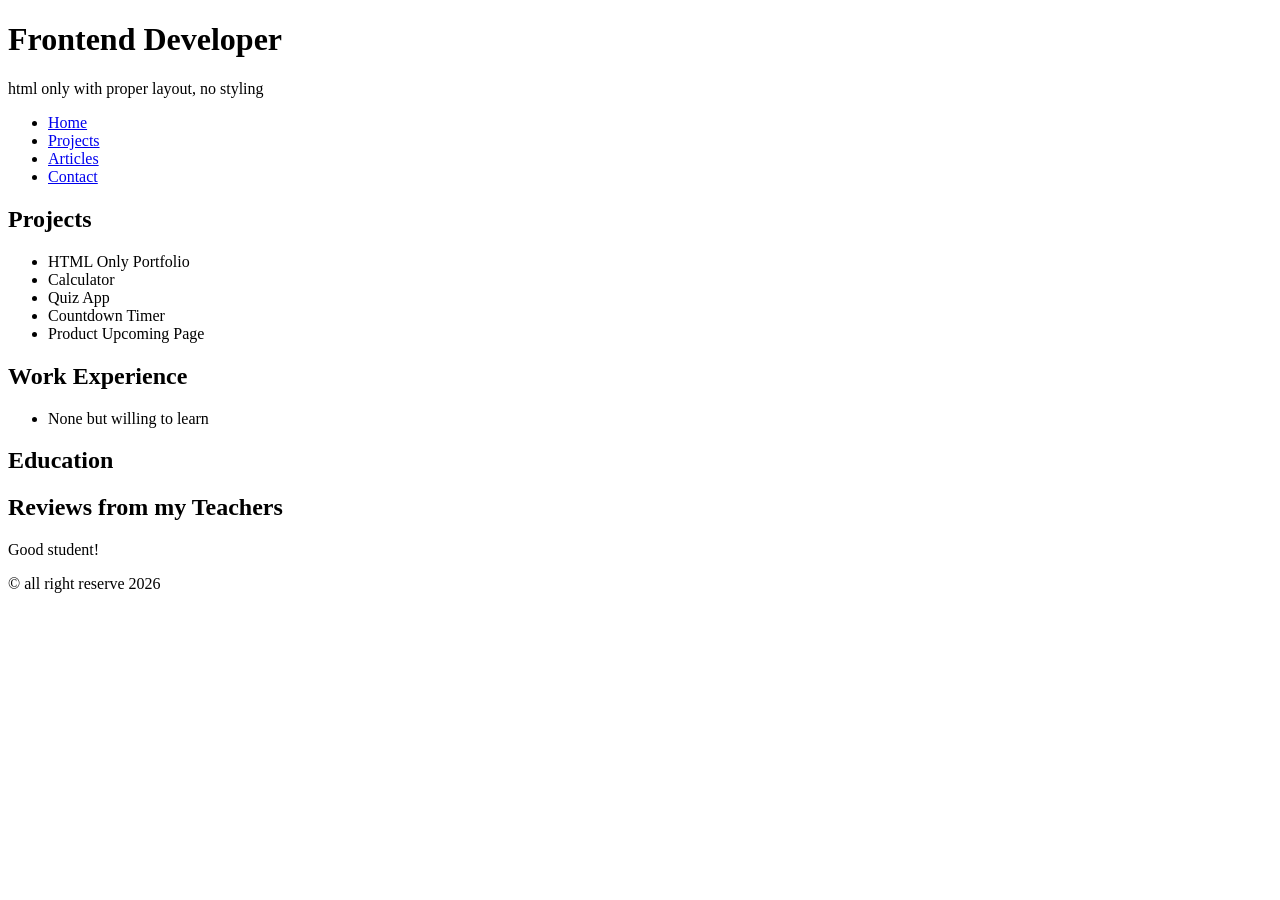
<file: BasicHTML/index.html>
<!doctype html>
<html lang="en">
  <head>
    <title>Home</title>
    <!--Meta Name-->
    <meta charset="UTF-8" />
    <meta property="og:title" content="Basic HTML Website Project" />
    <meta property="og:description" content="Basic HTML Website Project" />
    <meta property="og:image" content="https://via.placeholder.com/1200x630" />
    <meta property="og:type" content="website" />
    <meta
      property="og:url"
      content="https://www.linkedin.com/in/patrick-alde/"
    />
    <meta name="keywords" content="HTML" />
    <meta name="author" content="Patrick Alde" />
    <meta name="viewport" content="width=device-width, initial-scale=1.0" />
    <!--Favicon ICO-->
    <link rel="icon" type="image/x-icon" href="/favicon.ico" />
  </head>
  <body>
    <header class="home-header">
      <h1>Frontend Developer</h1>
      <p>html only with proper layout, no styling</p>
      <nav>
        <ul>
          <li><a class="home-nav" href="index.html">Home</a></li>
          <li><a class="projects-nav" href="projects.html">Projects</a></li>
          <li><a class="articles-nav" href="articles.html">Articles</a></li>
          <li><a class="contact-nav" href="contact.html">Contact</a></li>
        </ul>
      </nav>
    </header>

    <main class="resume-container">
      <section class="projects">
        <h2>Projects</h2>
        <ul>
          <li>HTML Only Portfolio</li>
          <li>Calculator</li>
          <li>Quiz App</li>
          <li>Countdown Timer</li>
          <li>Product Upcoming Page</li>
        </ul>
      </section>

      <section class="work-experience">
        <h2>Work Experience</h2>
        <ul>
          <li>None but willing to learn</li>
        </ul>
      </section>

      <section class="education">
        <h2>Education</h2>
        <!-- education content -->
      </section>

      <section class="reviews">
        <h2>Reviews from my Teachers</h2>
        <article>Good student!</article>
      </section>
    </main>

    <footer class="footer"><p>&copy; all right reserve 2026</p></footer>
  </body>
</html>
</file>
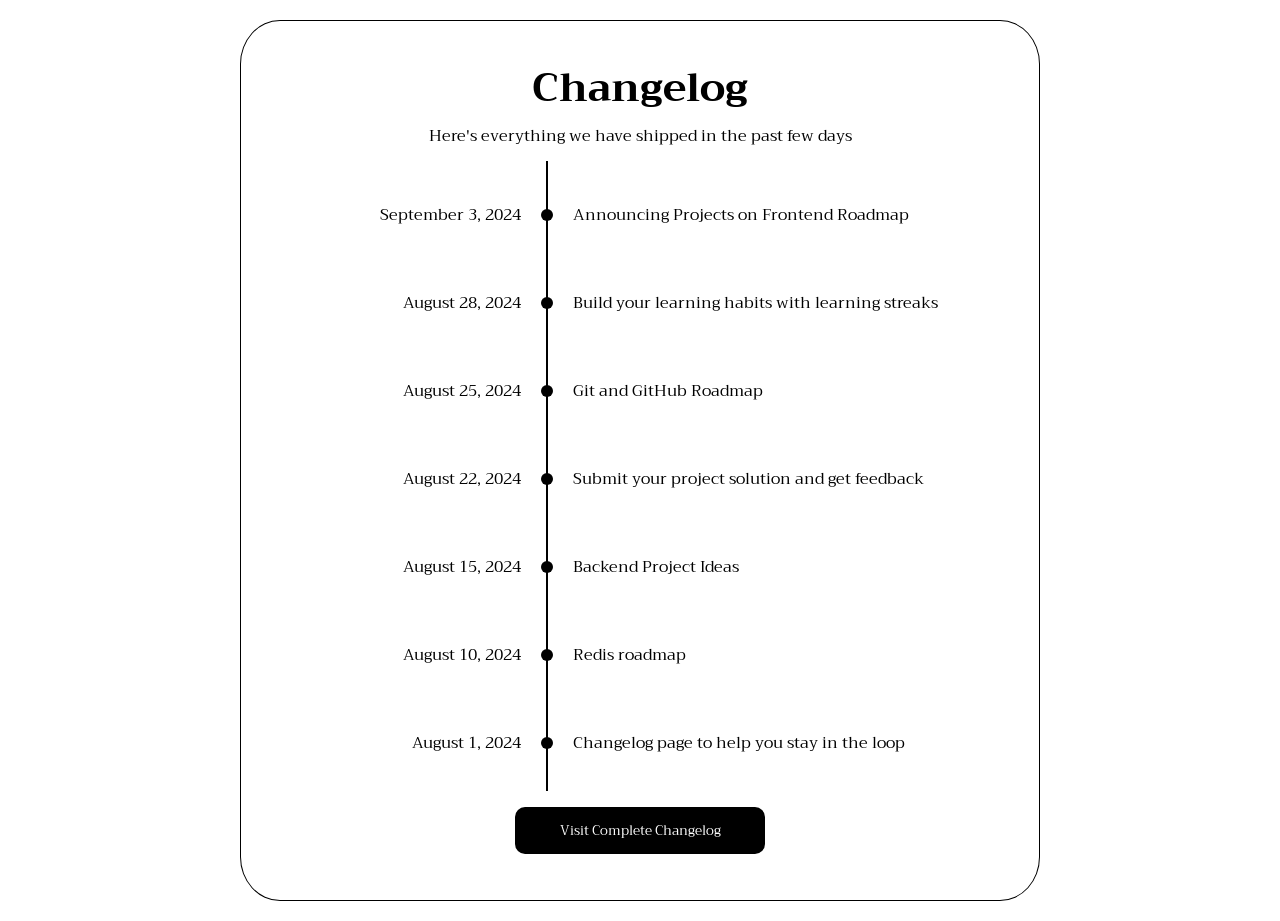
<file: Changelog/index.html>
<!doctype html>
<html lang="en">
  <head>
    <title>Home</title>
    <!--Meta Name-->
    <meta charset="UTF-8" />
    <meta property="og:title" content="Changelog Component" />
    <meta
      property="og:description"
      content="Changelog Component using HTML and CSS"
    />
    <meta property="og:image" content="https://via.placeholder.com/1200x630" />
    <meta property="og:type" content="website" />
    <meta
      property="og:url"
      content="https://www.linkedin.com/in/patrick-alde/"
    />
    <meta name="keywords" content="HTML, CSS" />
    <meta name="author" content="Patrick Alde" />
    <meta name="viewport" content="width=device-width, initial-scale=1.0" />
    <!--Favicon ICO-->
    <link rel="icon" type="image/x-icon" href="/favicon.ico" />
    <link rel="stylesheet" href="style.css" />
    <link
      rel="stylesheet"
      href="https://fonts.googleapis.com/css?family=Trirong"
    />
  </head>
  <body>
    <section class="changelog">
      <div class="changelog_info">
        <h1>Changelog</h1>
        <p>Here's everything we have shipped in the past few days</p>
      </div>
      <div class="changelog_details">
        <div class="line"></div>
        <ul class="details_list">
          <li class="details_list_item">
            <span class="list_date">September 3, 2024</span>
            <span class="list_icon"></span>
            <span class="list_text"
              >Announcing Projects on Frontend Roadmap</span
            >
          </li>
          <li class="details_list_item">
            <span class="list_date">August 28, 2024</span>
            <span class="list_icon"></span>
            <span class="list_text"
              >Build your learning habits with learning streaks</span
            >
          </li>
          <li class="details_list_item">
            <span class="list_date">August 25, 2024</span>
            <span class="list_icon"></span>
            <span class="list_text">Git and GitHub Roadmap</span>
          </li>
          <li class="details_list_item">
            <span class="list_date">August 22, 2024</span>
            <span class="list_icon"></span>
            <span class="list_text"
              >Submit your project solution and get feedback</span
            >
          </li>
          <li class="details_list_item">
            <span class="list_date">August 15, 2024</span>
            <span class="list_icon"></span>
            <span class="list_text">Backend Project Ideas</span>
          </li>
          <li class="details_list_item">
            <span class="list_date">August 10, 2024</span>
            <span class="list_icon"></span>
            <span class="list_text">Redis roadmap</span>
          </li>
          <li class="details_list_item">
            <span class="list_date">August 1, 2024</span>
            <span class="list_icon"></span>
            <span class="list_text"
              >Changelog page to help you stay in the loop</span
            >
          </li>
        </ul>
      </div>
      <div>
        <button class="changelog_button">Visit Complete Changelog</button>
      </div>
    </section>
  </body>
</html>
</file>
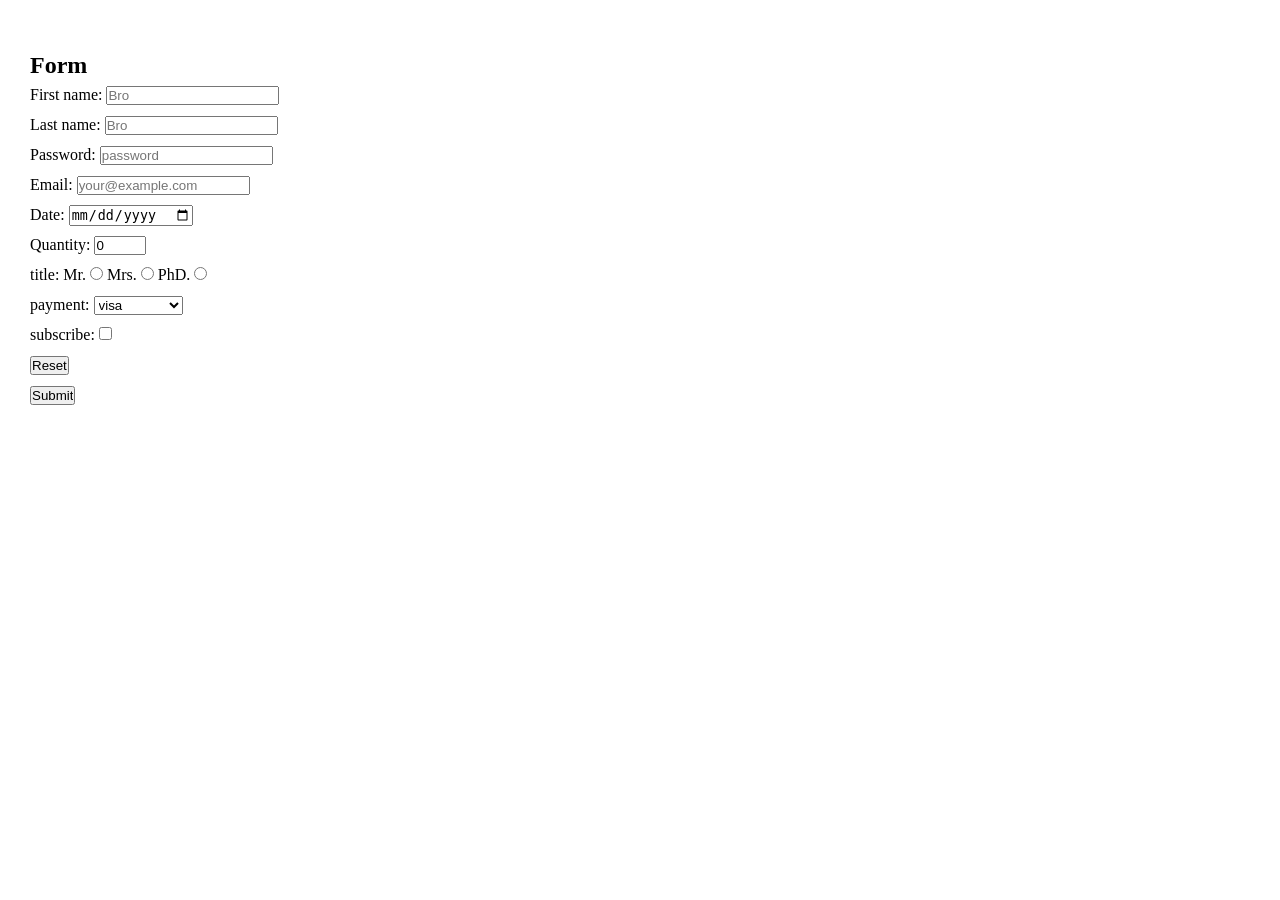
<file: Form/index.html>
<!doctype html>
<html lang="en">
  <head>
    <meta charset="UTF-8" />
    <link rel="stylesheet" href="style.css" />
    <meta name="viewport" content="width=device-width, initial-scale=1.0" />
    <title>Form</title>
  </head>
  <body>
    <section class="form">
      <header>
        <h1>Form</h1>
      </header>
      <form action="avction.php" method="get">
        <div>
          <label for="fname">First name: </label>
          <input
            type="text"
            id="fname"
            name="fname"
            placeholder="Bro"
            required
          />
        </div>

        <div>
          <label for="lname">Last name: </label>
          <input
            type="text"
            id="lname"
            name="lname"
            placeholder="Bro"
            required
          />
        </div>
        
        <div>
          <label for="pword">Password: </label>
          <input
            type="password"
            id="pword"
            name="pword"
            placeholder="password"
            maxlength="12"
            required
          />
        </div>

        <div>
          <label for="email">Email: </label>
          <input
            type="email"
            id="email"
            name="email"
            placeholder="your@example.com"
            required
          />
        </div>

        <div>
          <label for="bday">Date: </label>
          <input
            type="date"
            id="bday"
            name="bday"
            placeholder="DD/MM/YY"
            required
          />
        </div>

        <div>
          <label for="quantity">Quantity: </label>
          <input
            type="number"
            id="quantity
            name="quantity"
            value="0"
            min="0"
            max="100"
            required
          />
        </div>


        <div>
            <label for="title">title:</label>

            <label for="Mr.">Mr.</label>
            <input type="radio" id="Mr." name="title" value="Mr.">

            <label for="Mrs.">Mrs.</label>
            <input type="radio" id="Mrs." name="title" value="Mrs.">

            <label for="PhD.">PhD.</label>
            <input type="radio" id="PhD." name="title" value="PhD.">
        </div>

        <div>
            <label for="payment">payment:</label>
            <select id="payment" name="payment">
                <option value="visa">visa</option>
                <option value="mastercard">mastercard</option>
                <option value="giftcard">giftcard</option>
            </select>
        </div>

        <div>
            <label for="subscribe">subscribe:</label>
            <input type="checkbox" id="subscribe" name="subscribe" min="0" max="99" value="1">
        </div>

        <div><input type="reset" /></div>
        <div><input type="submit" /></div>
      </form>
    </section>
  </body>
</html>
</file>
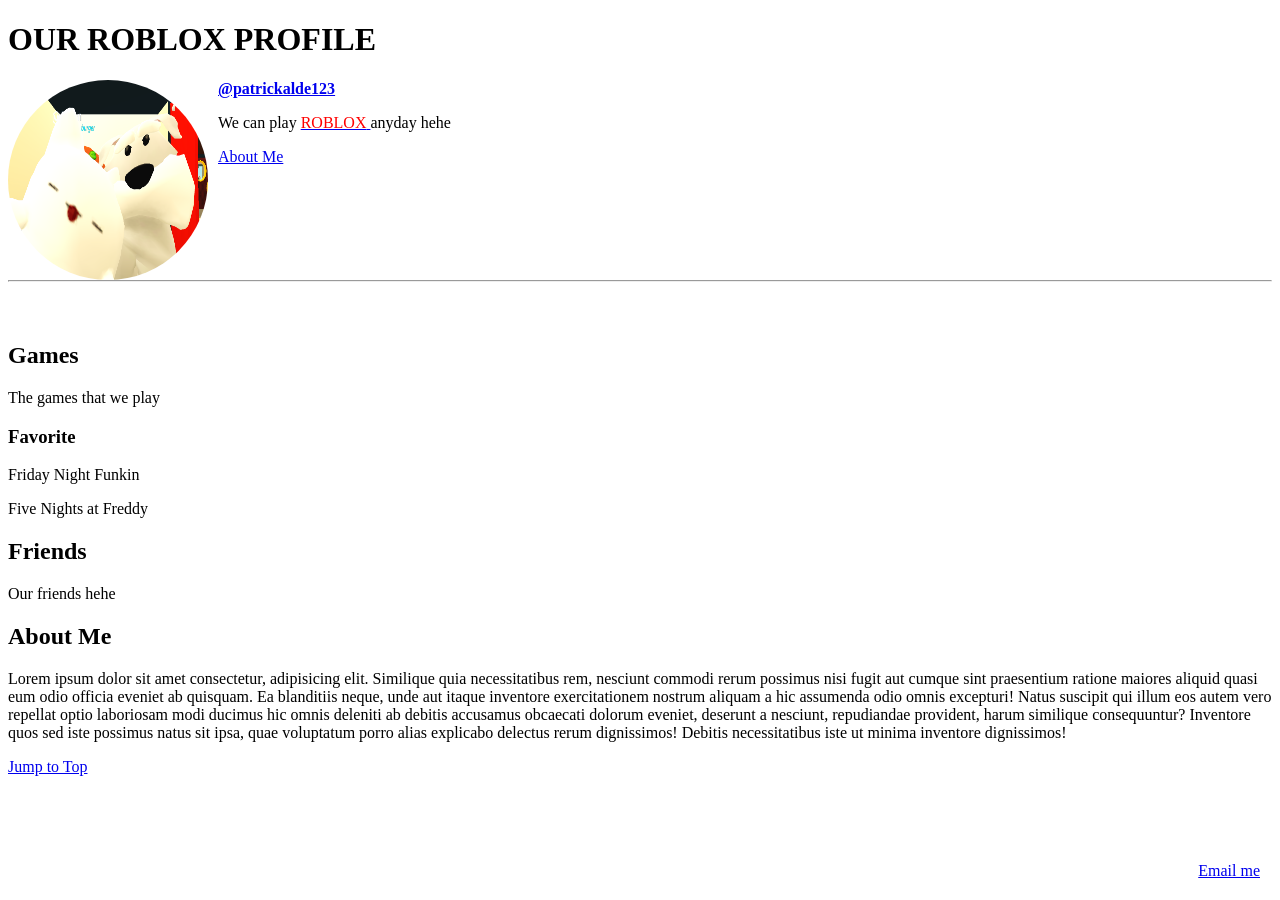
<file: HTML/index.html>
<!doctype html>
<html lang="en">
  <head>
    <title>Defenitely not my second web page</title>
    <style>
      img {
        width: 200px;
        height: 200px;
        border-radius: 100px;
        float: left;
        margin-right: 10px;
        object-fit: fill;
      }
      .username {
        font-weight: bolder;
        margin-top: 45px;
      }
      em {
        color: red;
        font-style: normal;
      }
      h2 {
        clear: left;
      }
      .email {
        position: fixed;
        bottom: 20px;
        right: 20px;
      }
      .break-space {
        clear: left;
        margin-top: 60px;
        margin-bottom: 20px;
      }
      h2:first-of-type {
        /* This targets the first h2, which is "Games" */
        margin-top: 60px;
      }
    </style>
  </head>
  <body>
    <h1>OUR ROBLOX PROFILE</h1>
    <img src="images/roblox.png" alt="image of a roblox avatar" />
    <a
      class="username"
      href="https://www.roblox.com/users/216171283/profile"
      target="_blank"
      >@patrickalde123</a
    >
    <p>
      We can play
      <a href="about.html">
        <em>ROBLOX</em>
      </a>
      anyday hehe
    </p>
    <a href="#sect-aboutme">About Me</a>

    <hr class="break-space" />
    <h2>Games</h2>
    <p>The games that we play</p>
    <h3>Favorite</h3>
    <p>Friday Night Funkin</p>
    <p>Five Nights at Freddy</p>
    <h2>Friends</h2>
    <p>Our friends hehe</p>
    <h2 id="sect-aboutme">About Me</h2>
    <p>
      Lorem ipsum dolor sit amet consectetur, adipisicing elit. Similique quia
      necessitatibus rem, nesciunt commodi rerum possimus nisi fugit aut cumque
      sint praesentium ratione maiores aliquid quasi eum odio officia eveniet ab
      quisquam. Ea blanditiis neque, unde aut itaque inventore exercitationem
      nostrum aliquam a hic assumenda odio omnis excepturi! Natus suscipit qui
      illum eos autem vero repellat optio laboriosam modi ducimus hic omnis
      deleniti ab debitis accusamus obcaecati dolorum eveniet, deserunt a
      nesciunt, repudiandae provident, harum similique consequuntur? Inventore
      quos sed iste possimus natus sit ipsa, quae voluptatum porro alias
      explicabo delectus rerum dignissimos! Debitis necessitatibus iste ut
      minima inventore dignissimos!
    </p>
    <a href="#">Jump to Top</a>
    <a class="email" href="mailto:patrickalde9@gmail.com">Email me</a>
  </body>
</html>
</file>
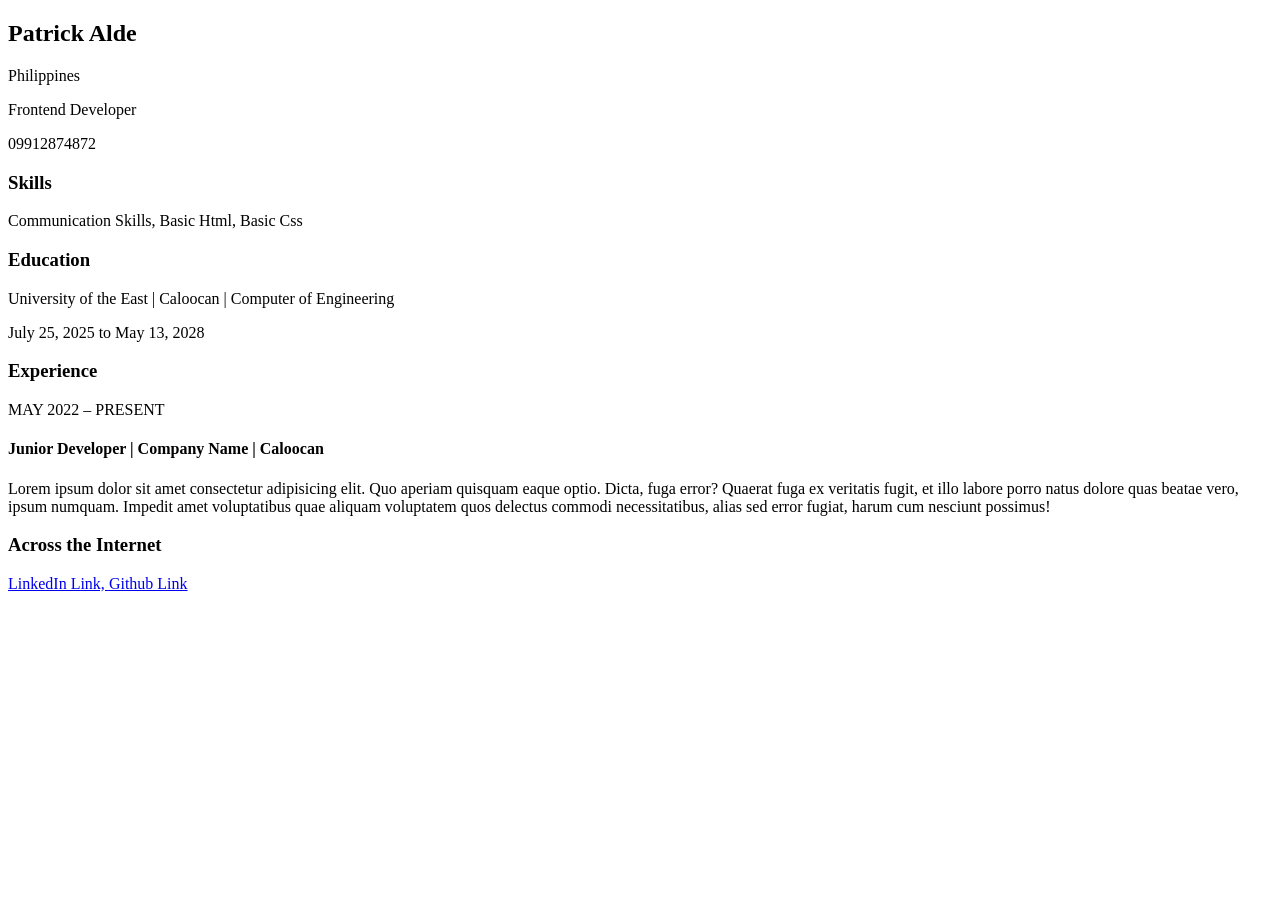
<file: SiglePageCV/index.html>
<!doctype html>
<html lang="en">
  <head>
    <title>Patrick Alde - Software Engineer</title>
    <meta charset="UTF-8" />
    <meta property="og:title" content="Single Page CV" />
    <meta
      property="og:description"
      content="Patrick Alde - Frontend Developer from Philippines with experience in HTML, CSS, and JavaScript"
    />
    <meta property="og:image" content="https://via.placeholder.com/1200x630" />
    <meta property="og:type" content="website" />
    <meta
      property="og:url"
      content="https://www.linkedin.com/in/patrick-alde/"
    />

    <meta
      name="description"
      content="Patrick Alde - Frontend Developer from Philippines"
    />
    <meta name="keywords" content="HTML" />
    <meta name="author" content="Patrick Alde" />
    <meta name="viewport" content="width=device-width, initial-scale=1.0" />

    <link rel="icon" type="image/x-icon" href="/favicon.ico" />
  </head>
  <body>
    <section class="main">
      <header class="title">
        <h1>Patrick Alde</h1>
        <p class="place">Philippines</p>
        <p class="jobtitle">Frontend Developer</p>
        <p class="contact">09912874872</p>
      </header>
    </section>
    <section class="Skills">
      <h3 class="section-title">Skills</h3>
      <p>Communication Skills, Basic Html, Basic Css</p>
    </section>

    <section class="Education">
      <h3>Education</h3>
      <p class="school-section">
        University of the East | Caloocan | Computer of Engineering
      </p>
      <time datetime="2025-07-25/2028-05-13"
        >July 25, 2025 to May 13, 2028</time
      >
    </section>

    <section class="Experience">
      <h3>Experience</h3>
      <time datetime="2022-05">MAY 2022 &ndash; PRESENT</time>
      <h4>Junior Developer | Company Name | Caloocan</h4>
      <p>
        Lorem ipsum dolor sit amet consectetur adipisicing elit. Quo aperiam
        quisquam eaque optio. Dicta, fuga error? Quaerat fuga ex veritatis
        fugit, et illo labore porro natus dolore quas beatae vero, ipsum
        numquam. Impedit amet voluptatibus quae aliquam voluptatem quos delectus
        commodi necessitatibus, alias sed error fugiat, harum cum nesciunt
        possimus!
      </p>
    </section>

    <section class="link">
      <h3>Across the Internet</h3>
      <a class="linkedin" href="https://www.linkedin.com/in/patrick-alde/"
        >LinkedIn Link,
      </a>
      <a class="github" href="https://github.com/RagerFort">Github Link</a>
    </section>
  </body>
</html>
</file>
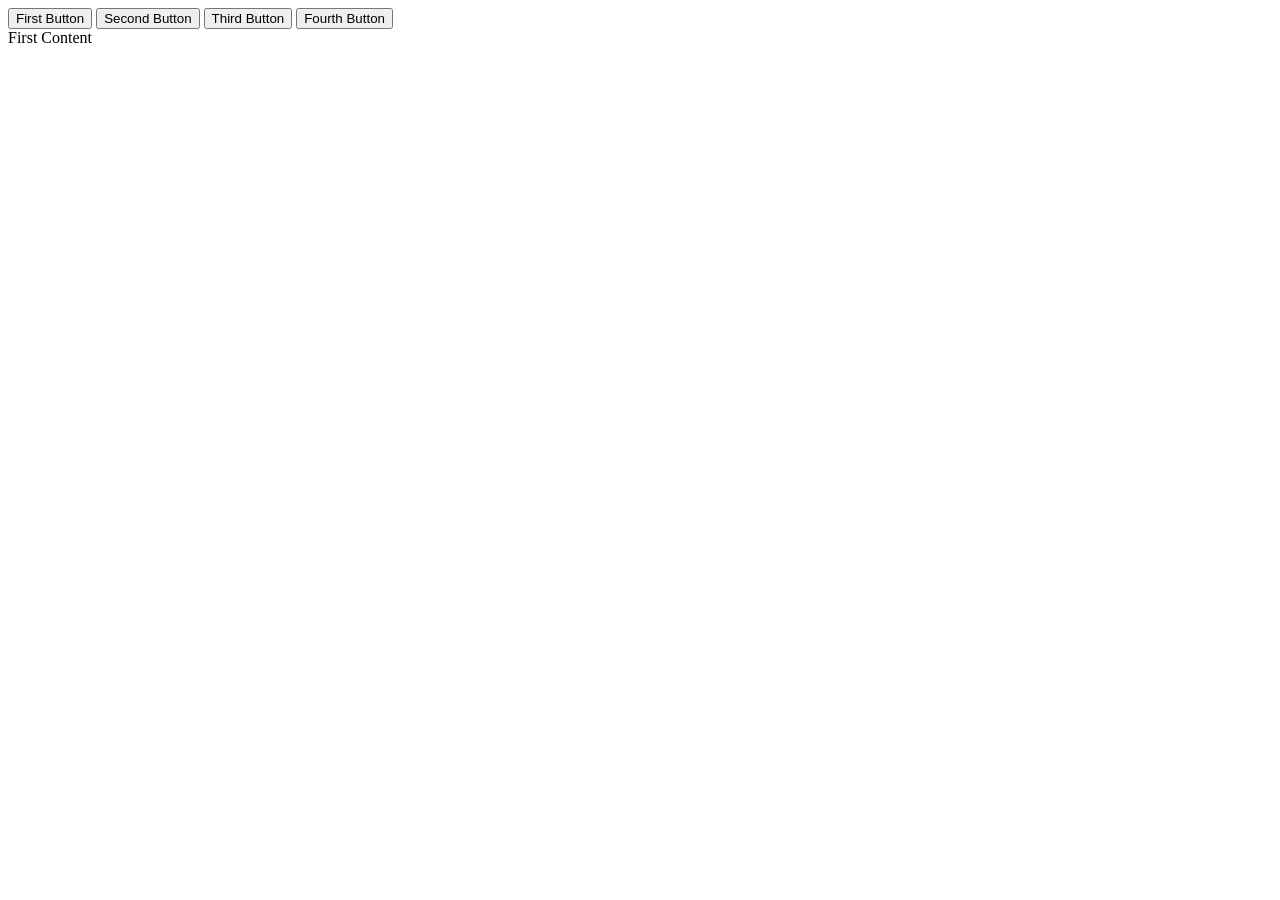
<file: Tabs/index.html>
<!doctype html>
<html lang="en">
  <head>
    <meta charset="UTF-8" />
    <meta name="viewport" content="width=device-width, initial-scale=1.0" />
    <title>Tabs</title>
    <link rel="stylesheet" href="style.css" />
  </head>
  <body>
    <header>
      <button class="button active" data-tab="1">First Button</button>
      <button class="button" data-tab="2">Second Button</button>
      <button class="button" data-tab="3">Third Button</button>
      <button class="button" data-tab="4">Fourth Button</button>
    </header>
    <main>
      <div class="tab-content active" id="content-1">First Content</div>
      <div class="tab-content" id="content-2">Second Content</div>
      <div class="tab-content" id="content-3">Third Content</div>
      <div class="tab-content" id="content-4">Fourth Content</div>
    </main>

    <script src="main.js"></script>
  </body>
</html>
</file>
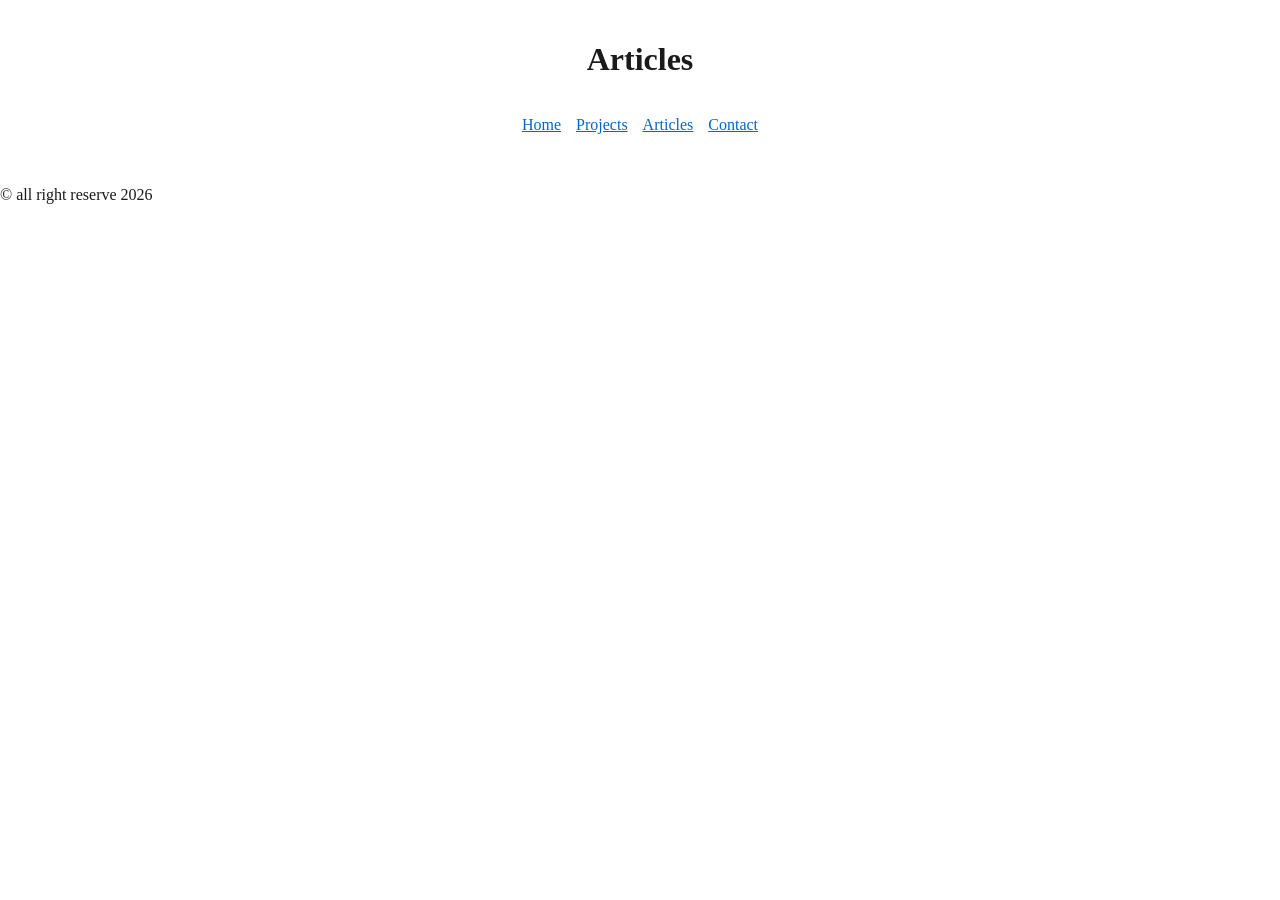
<file: BasicHTML/articles.html>
<!doctype html>
<html lang="en">
  <head>
    <title>Articles Section</title>
    <!--Meta Name-->
    <meta charset="UTF-8" />
    <meta property="og:title" content="Basic HTML Website Project" />
    <meta property="og:description" content="Basic HTML Website Project" />
    <meta property="og:image" content="https://via.placeholder.com/1200x630" />
    <meta property="og:type" content="website" />
    <meta
      property="og:url"
      content="https://www.linkedin.com/in/patrick-alde/"
    />
    <meta name="keywords" content="HTML" />
    <meta name="author" content="Patrick Alde" />
    <meta name="viewport" content="width=device-width, initial-scale=1.0" />
    <!--Favicon ICO-->
    <link rel="icon" type="image/x-icon" href="/favicon.ico" />
    <link rel="stylesheet" href="style.css" />
  </head>
  <body>
    <header class="home-header">
      <h1>Articles</h1>
      <nav>
        <ul>
          <li><a class="home-nav" href="index.html">Home</a></li>
          <li><a class="projects-nav" href="projects.html">Projects</a></li>
          <li><a class="articles-nav" href="articles.html">Articles</a></li>
          <li><a class="contact-nav" href="contact.html">Contact</a></li>
        </ul>
      </nav>
    </header>
    <main></main>
    <footer><p>&copy; all right reserve 2026</p></footer>
  </body>
</html>
</file>
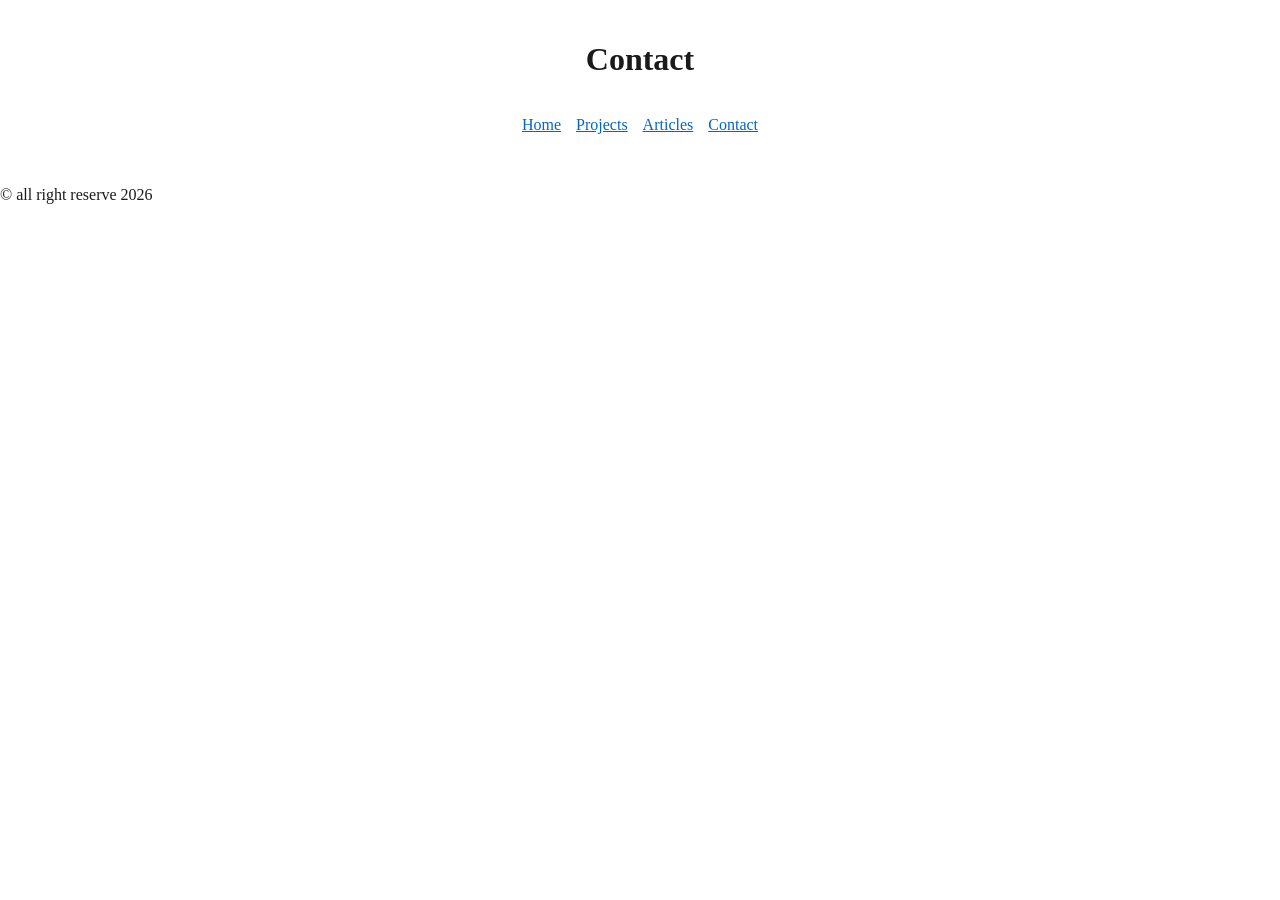
<file: BasicHTML/contact.html>
<!doctype html>
<html lang="en">
  <head>
    <title>Contact Section</title>
    <!--Meta Name-->
    <meta charset="UTF-8" />
    <meta property="og:title" content="Basic HTML Website Project" />
    <meta property="og:description" content="Basic HTML Website Project" />
    <meta property="og:image" content="https://via.placeholder.com/1200x630" />
    <meta property="og:type" content="website" />
    <meta
      property="og:url"
      content="https://www.linkedin.com/in/patrick-alde/"
    />
    <meta name="keywords" content="HTML" />
    <meta name="author" content="Patrick Alde" />
    <meta name="viewport" content="width=device-width, initial-scale=1.0" />
    <!--Favicon ICO-->
    <link rel="icon" type="image/x-icon" href="/favicon.ico" />
    <link rel="stylesheet" href="style.css" />
  </head>
  <body>
    <header class="home-header">
      <h1>Contact</h1>
      <nav>
        <ul>
          <li><a class="home-nav" href="index.html">Home</a></li>
          <li><a class="projects-nav" href="projects.html">Projects</a></li>
          <li><a class="articles-nav" href="articles.html">Articles</a></li>
          <li><a class="contact-nav" href="contact.html">Contact</a></li>
        </ul>
      </nav>
    </header>
    <main></main>
    <footer><p>&copy; all right reserve 2026</p></footer>
  </body>
</html>
</file>
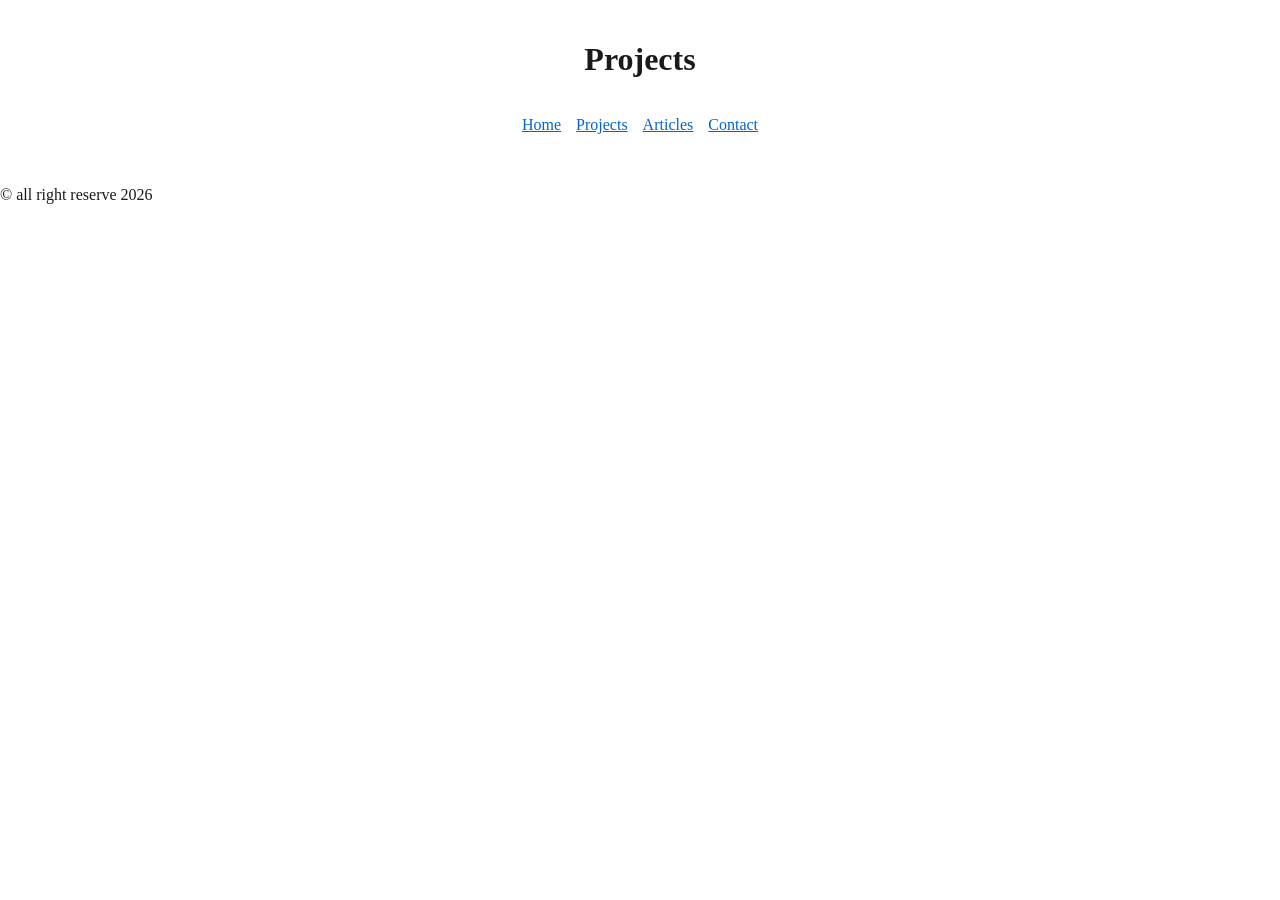
<file: BasicHTML/projects.html>
<!doctype html>
<html lang="en">
  <head>
    <title>Projects Section</title>
    <!--Meta Name-->
    <meta charset="UTF-8" />
    <meta property="og:title" content="Basic HTML Website Project" />
    <meta property="og:description" content="Basic HTML Website Project" />
    <meta property="og:image" content="https://via.placeholder.com/1200x630" />
    <meta property="og:type" content="website" />
    <meta
      property="og:url"
      content="https://www.linkedin.com/in/patrick-alde/"
    />
    <meta name="keywords" content="HTML" />
    <meta name="author" content="Patrick Alde" />
    <meta name="viewport" content="width=device-width, initial-scale=1.0" />
    <!--Favicon ICO-->
    <link rel="icon" type="image/x-icon" href="/favicon.ico" />
    <link rel="stylesheet" href="style.css" />
  </head>
  <body>
    <header class="home-header">
      <h1>Projects</h1>
      <nav>
        <ul>
          <li><a class="home-nav" href="index.html">Home</a></li>
          <li><a class="projects-nav" href="projects.html">Projects</a></li>
          <li><a class="articles-nav" href="articles.html">Articles</a></li>
          <li><a class="contact-nav" href="contact.html">Contact</a></li>
        </ul>
      </nav>
    </header>
    <main></main>
    <footer><p>&copy; all right reserve 2026</p></footer>
  </body>
</html>
</file>
<file: Changelog/style.css>
* {
    box-sizing: border-box;
    margin: 0;
    padding: 0;
    font-family: "Trirong", serif;
}

h1{
    font-size: 40px;
}
.changelog {
    padding: 30px;
    width: 800px;
    margin: 20px auto;
    border: 1px solid black;
    border-radius: 5%;
}

.changelog_info {
    display: flex;
    justify-content: center;
    align-items: center;
    height: 100px;
    flex-direction: column;
}

.details_list {
    list-style: none;
    position: relative;
    padding: 20px;
}

.details_list_item {
    display: flex;
    align-items: center;
    padding: 30px;
}

.list_date {
    text-align: right;
    width: 200px;
}

.list_icon {
    width: 12px;
    height: 12px;
    background-color: black;
    border-radius: 50%;
    margin: 0 20px;
    flex-shrink: 1;
}

.line {
    display: inline-block;
    position: absolute;
    z-index: -1;
    width: 2px;
    height: 630px;
    background-color: #000;
    transform: translate(275px, 10px);
}

.changelog_button {
    display: block;
    background-color: #000;
    border: none;
    color: #fff;
    padding: 0.75rem;
    border-radius: 10px;
    margin: 0 auto 1rem;
    cursor: pointer;
    width: 250px;
}

.changelog_button:hover {
    opacity: 0.8;
}
</file>
<file: Form/style.css>
*{
    box-sizing: border-box;
    margin: 0;
    padding: 0;
}

.form{
    padding: 30px;
    margin: 20px auto;
    line-height: 30px;

}
</file>
<file: Tabs/style.css>
.tab-content { display: none; }
.tab-content.active { display: block; }
</file>
<file: BasicHTML/style.css>
.home-header {
  text-align: center;
  padding: 20px;
}

.home-header nav ul {
  display: flex;
  justify-content: center;
  gap: 15px; 
  list-style-type: none; 
  padding: 0;
}

.resume-container {
    flex: 1; 
  display: flex;
  flex-direction: column; 
  gap: 20px; 
  padding: 20px;
}

.projects, .work-experience, .education {
  border: 1px solid #000;
  padding: 15px;
}

@media (min-width: 768px) {
  
  .resume-container {
    flex: 1; 
    flex-direction: row; 
    justify-content: space-between;
    align-items: stretch; 
  }

  .projects, .work-experience, .education {
    flex: 1; 
    margin: 0 10px;
  }


  .home-header {
    display: flex;
    flex-direction: column;
    align-items: center;
  }
}


body {
  margin: 0;
  display: flex;
  flex-direction: column;
  min-height: 100vh;
}

.footer {
  text-align: center;
  padding: 20px;
  margin-top: auto; 
}


:root {
  --bg-color: #ffffff;       
  --text-color: #1a1a1a;      
  --container-bg: #f9f9f9;   
  --border-color: #cccccc;     
  --link-color: #0066cc;       
}


@media (prefers-color-scheme: dark) {
  :root {
    --bg-color: #121212;       
    --text-color: #e0e0e0;    
    --container-bg: #1e1e1e;  
    --border-color: #333333;   
    --link-color: #66b2ff;    
  }
}

body {
  background-color: var(--bg-color);
  color: var(--text-color);
  margin: 0;
  display: flex;
  flex-direction: column;
  min-height: 100vh;
}

.projects, .work-experience, .education {
  background-color: var(--container-bg);
  border: 1px solid var(--border-color);
  padding: 15px;
}

a {
  color: var(--link-color);
}
</file>
